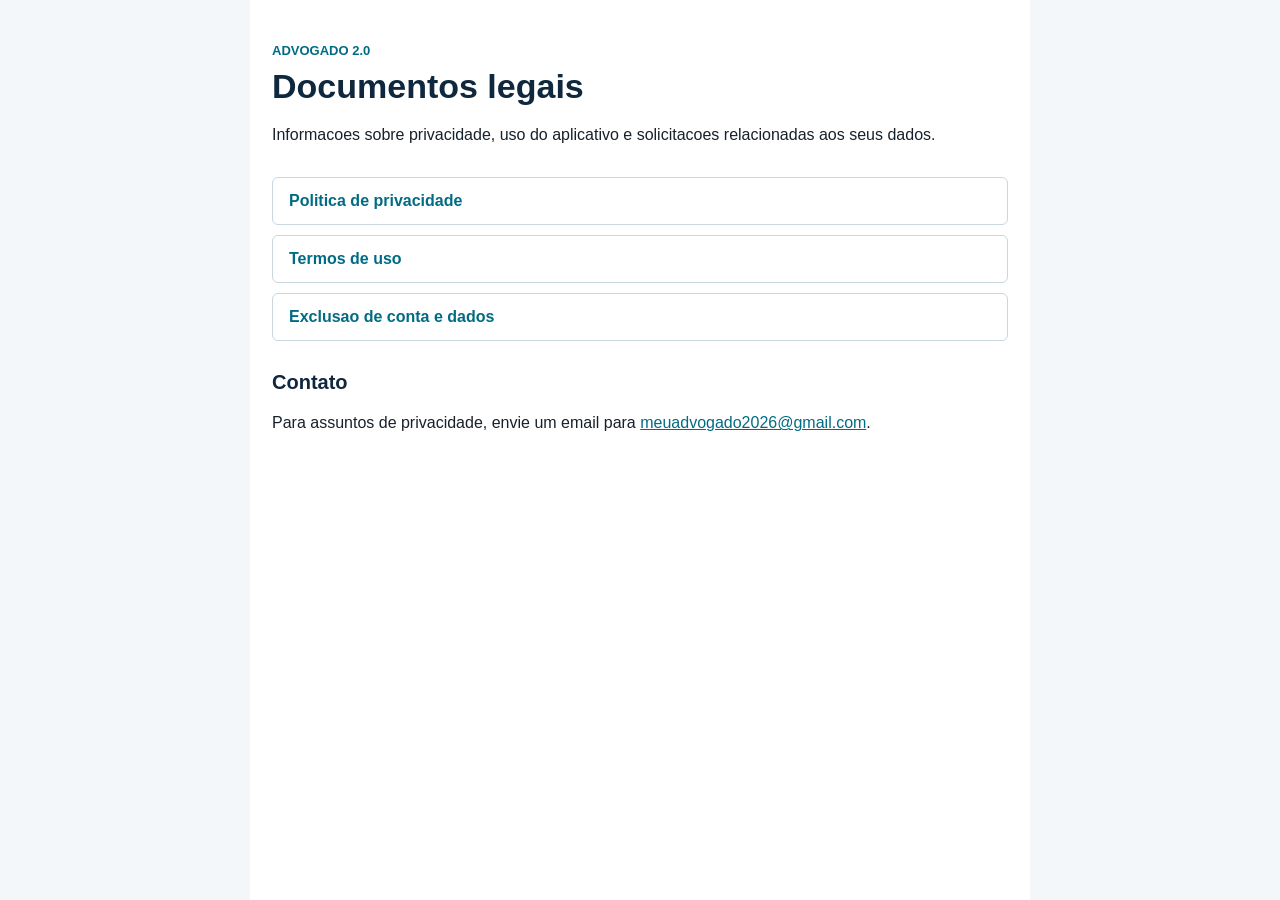
<file: index.html>
<!doctype html>
<html lang="pt-BR">
  <head>
    <meta charset="utf-8">
    <meta name="viewport" content="width=device-width, initial-scale=1">
    <title>Advogado 2.0 - Documentos legais</title>
    <link rel="stylesheet" href="styles.css">
  </head>
  <body>
    <main>
      <header>
        <p class="eyebrow">Advogado 2.0</p>
        <h1>Documentos legais</h1>
        <p>Informacoes sobre privacidade, uso do aplicativo e solicitacoes relacionadas aos seus dados.</p>
      </header>
      <nav aria-label="Documentos legais">
        <a href="privacidade.html">Politica de privacidade</a>
        <a href="termos.html">Termos de uso</a>
        <a href="exclusao-de-dados.html">Exclusao de conta e dados</a>
      </nav>
      <section>
        <h2>Contato</h2>
        <p>Para assuntos de privacidade, envie um email para <a href="mailto:meuadvogado2026@gmail.com">meuadvogado2026@gmail.com</a>.</p>
      </section>
    </main>
  </body>
</html>
</file>
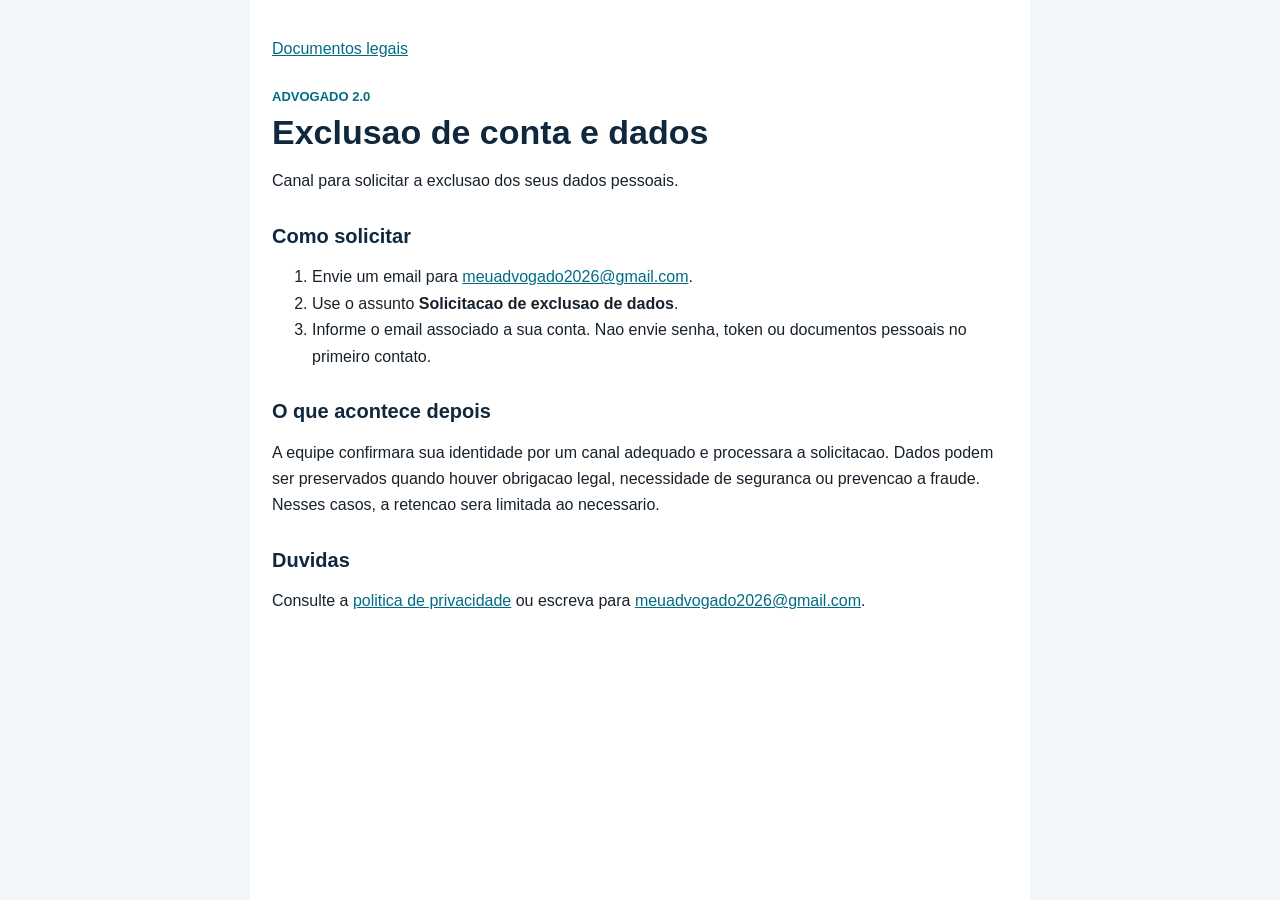
<file: exclusao-de-dados.html>
<!doctype html>
<html lang="pt-BR">
  <head>
    <meta charset="utf-8">
    <meta name="viewport" content="width=device-width, initial-scale=1">
    <title>Exclusao de conta e dados - Advogado 2.0</title>
    <link rel="stylesheet" href="styles.css">
  </head>
  <body>
    <main>
      <a class="back" href="index.html">Documentos legais</a>
      <header>
        <p class="eyebrow">Advogado 2.0</p>
        <h1>Exclusao de conta e dados</h1>
        <p>Canal para solicitar a exclusao dos seus dados pessoais.</p>
      </header>
      <section>
        <h2>Como solicitar</h2>
        <ol>
          <li>Envie um email para <a href="mailto:meuadvogado2026@gmail.com?subject=Solicitacao%20de%20exclusao%20de%20dados">meuadvogado2026@gmail.com</a>.</li>
          <li>Use o assunto <strong>Solicitacao de exclusao de dados</strong>.</li>
          <li>Informe o email associado a sua conta. Nao envie senha, token ou documentos pessoais no primeiro contato.</li>
        </ol>
      </section>
      <section>
        <h2>O que acontece depois</h2>
        <p>A equipe confirmara sua identidade por um canal adequado e processara a solicitacao. Dados podem ser preservados quando houver obrigacao legal, necessidade de seguranca ou prevencao a fraude. Nesses casos, a retencao sera limitada ao necessario.</p>
      </section>
      <section>
        <h2>Duvidas</h2>
        <p>Consulte a <a href="privacidade.html">politica de privacidade</a> ou escreva para <a href="mailto:meuadvogado2026@gmail.com">meuadvogado2026@gmail.com</a>.</p>
      </section>
    </main>
  </body>
</html>
</file>
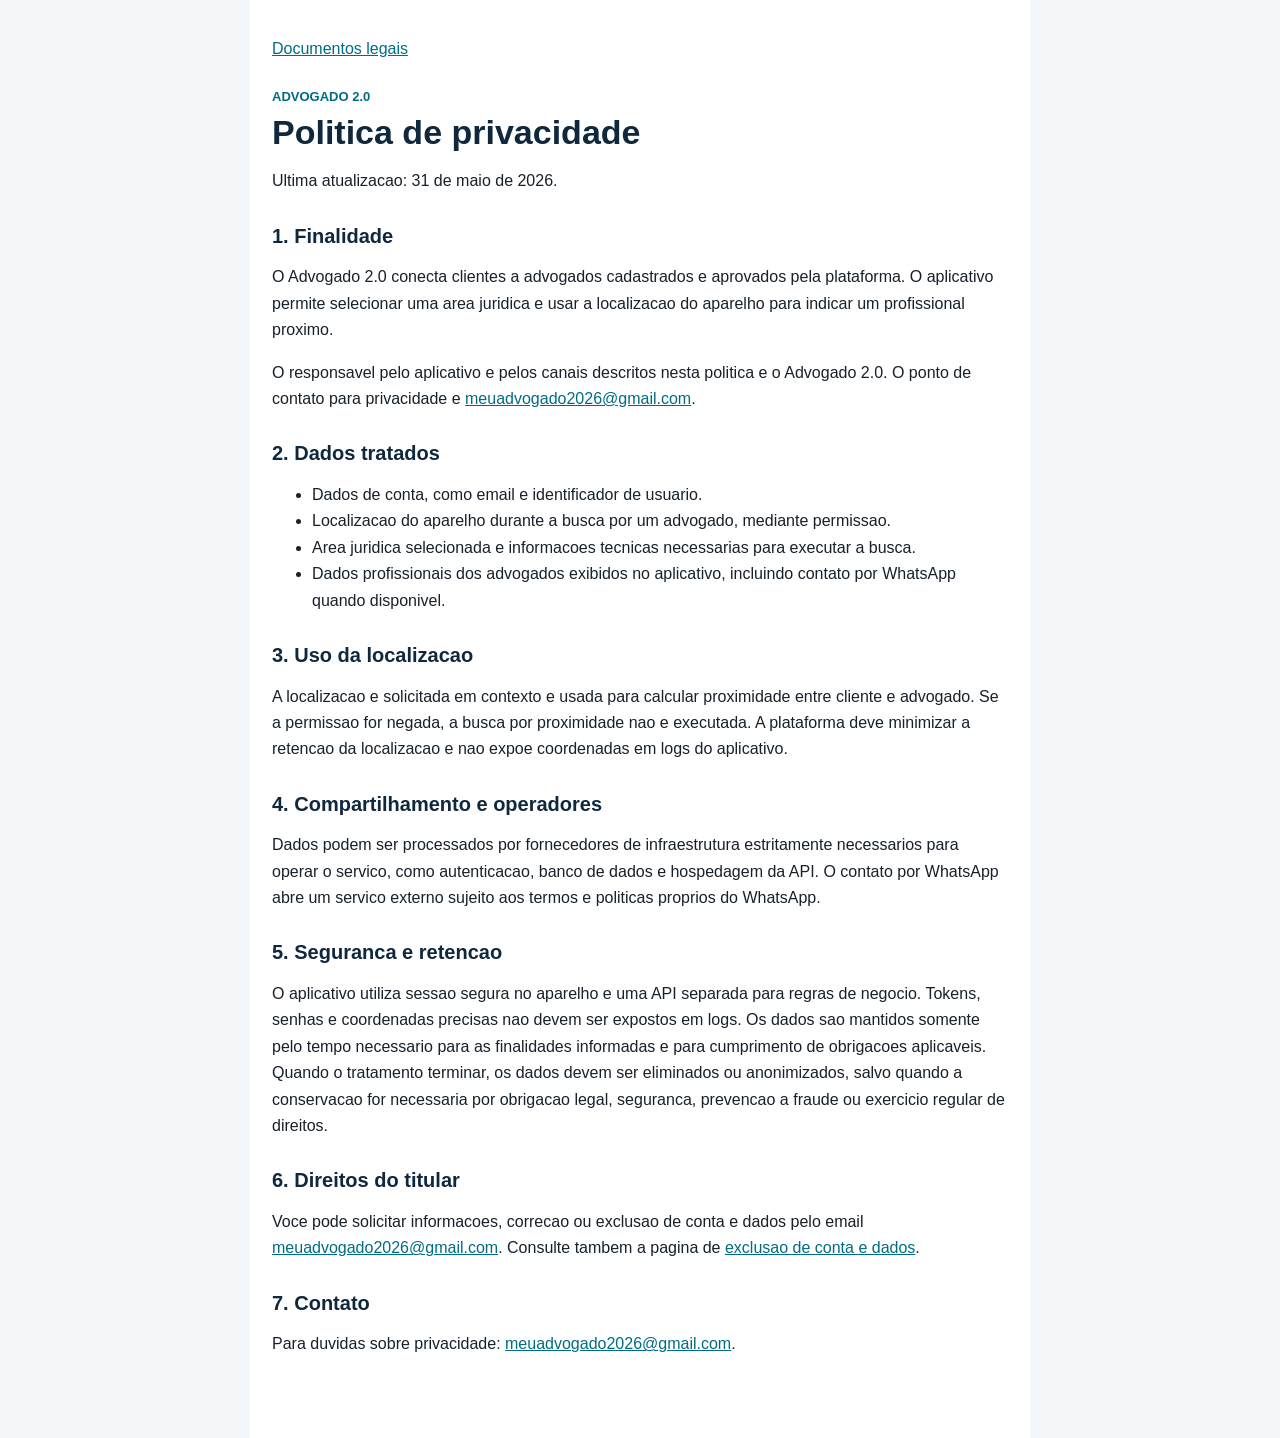
<file: privacidade.html>
<!doctype html>
<html lang="pt-BR">
  <head>
    <meta charset="utf-8">
    <meta name="viewport" content="width=device-width, initial-scale=1">
    <title>Politica de privacidade - Advogado 2.0</title>
    <link rel="stylesheet" href="styles.css">
  </head>
  <body>
    <main>
      <a class="back" href="index.html">Documentos legais</a>
      <header>
        <p class="eyebrow">Advogado 2.0</p>
        <h1>Politica de privacidade</h1>
        <p>Ultima atualizacao: 31 de maio de 2026.</p>
      </header>
      <section>
        <h2>1. Finalidade</h2>
        <p>O Advogado 2.0 conecta clientes a advogados cadastrados e aprovados pela plataforma. O aplicativo permite selecionar uma area juridica e usar a localizacao do aparelho para indicar um profissional proximo.</p>
        <p>O responsavel pelo aplicativo e pelos canais descritos nesta politica e o Advogado 2.0. O ponto de contato para privacidade e <a href="mailto:meuadvogado2026@gmail.com">meuadvogado2026@gmail.com</a>.</p>
      </section>
      <section>
        <h2>2. Dados tratados</h2>
        <ul>
          <li>Dados de conta, como email e identificador de usuario.</li>
          <li>Localizacao do aparelho durante a busca por um advogado, mediante permissao.</li>
          <li>Area juridica selecionada e informacoes tecnicas necessarias para executar a busca.</li>
          <li>Dados profissionais dos advogados exibidos no aplicativo, incluindo contato por WhatsApp quando disponivel.</li>
        </ul>
      </section>
      <section>
        <h2>3. Uso da localizacao</h2>
        <p>A localizacao e solicitada em contexto e usada para calcular proximidade entre cliente e advogado. Se a permissao for negada, a busca por proximidade nao e executada. A plataforma deve minimizar a retencao da localizacao e nao expoe coordenadas em logs do aplicativo.</p>
      </section>
      <section>
        <h2>4. Compartilhamento e operadores</h2>
        <p>Dados podem ser processados por fornecedores de infraestrutura estritamente necessarios para operar o servico, como autenticacao, banco de dados e hospedagem da API. O contato por WhatsApp abre um servico externo sujeito aos termos e politicas proprios do WhatsApp.</p>
      </section>
      <section>
        <h2>5. Seguranca e retencao</h2>
        <p>O aplicativo utiliza sessao segura no aparelho e uma API separada para regras de negocio. Tokens, senhas e coordenadas precisas nao devem ser expostos em logs. Os dados sao mantidos somente pelo tempo necessario para as finalidades informadas e para cumprimento de obrigacoes aplicaveis. Quando o tratamento terminar, os dados devem ser eliminados ou anonimizados, salvo quando a conservacao for necessaria por obrigacao legal, seguranca, prevencao a fraude ou exercicio regular de direitos.</p>
      </section>
      <section>
        <h2>6. Direitos do titular</h2>
        <p>Voce pode solicitar informacoes, correcao ou exclusao de conta e dados pelo email <a href="mailto:meuadvogado2026@gmail.com">meuadvogado2026@gmail.com</a>. Consulte tambem a pagina de <a href="exclusao-de-dados.html">exclusao de conta e dados</a>.</p>
      </section>
      <section>
        <h2>7. Contato</h2>
        <p>Para duvidas sobre privacidade: <a href="mailto:meuadvogado2026@gmail.com">meuadvogado2026@gmail.com</a>.</p>
      </section>
    </main>
  </body>
</html>
</file>
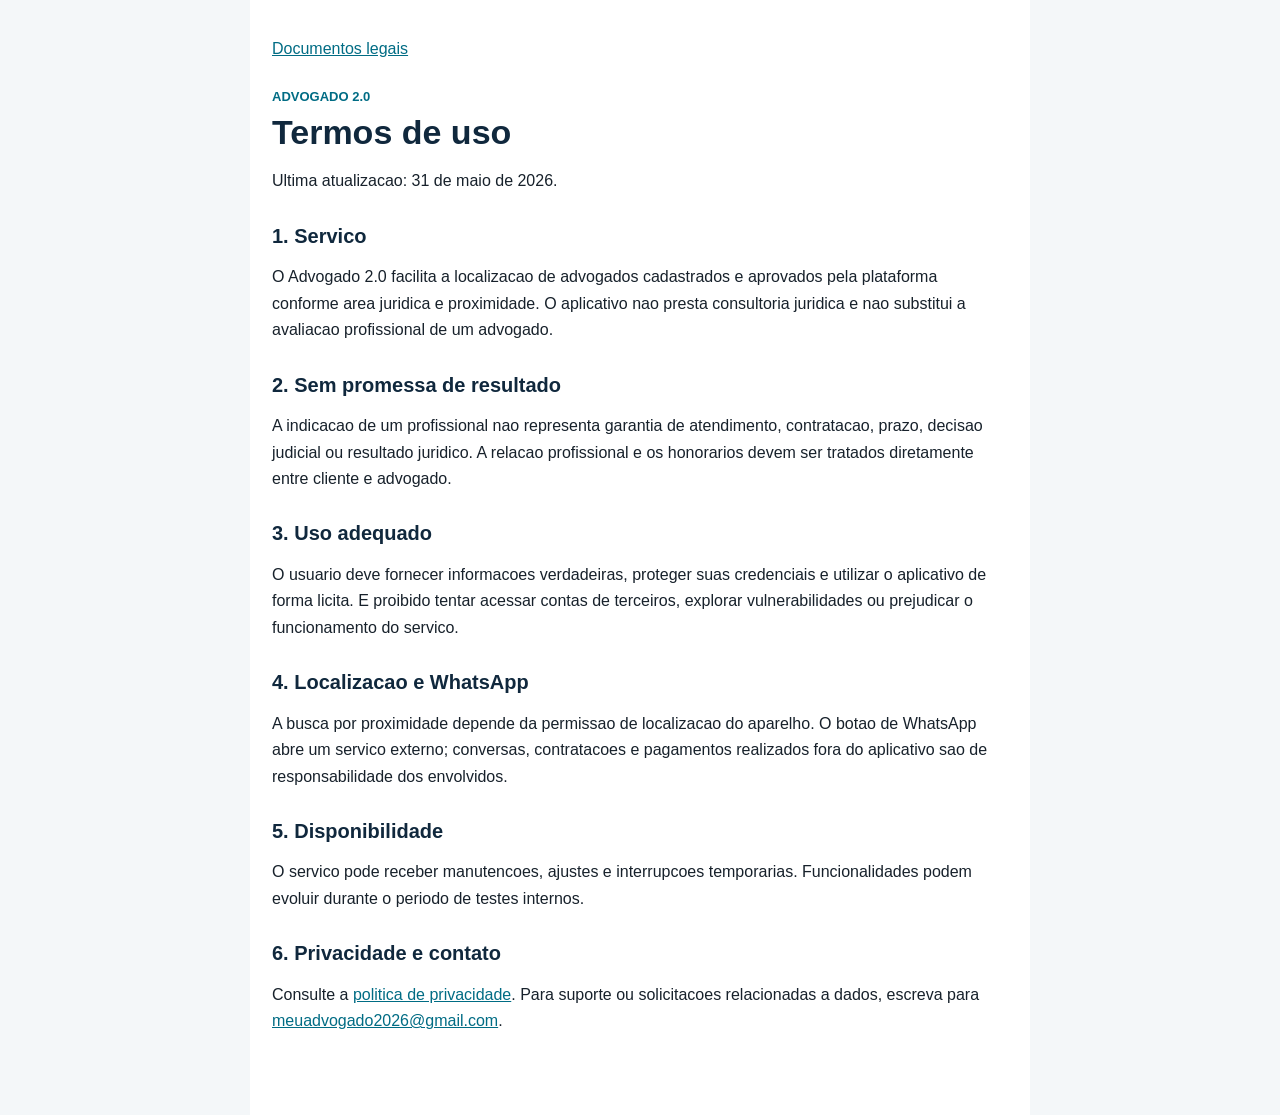
<file: termos.html>
<!doctype html>
<html lang="pt-BR">
  <head>
    <meta charset="utf-8">
    <meta name="viewport" content="width=device-width, initial-scale=1">
    <title>Termos de uso - Advogado 2.0</title>
    <link rel="stylesheet" href="styles.css">
  </head>
  <body>
    <main>
      <a class="back" href="index.html">Documentos legais</a>
      <header>
        <p class="eyebrow">Advogado 2.0</p>
        <h1>Termos de uso</h1>
        <p>Ultima atualizacao: 31 de maio de 2026.</p>
      </header>
      <section>
        <h2>1. Servico</h2>
        <p>O Advogado 2.0 facilita a localizacao de advogados cadastrados e aprovados pela plataforma conforme area juridica e proximidade. O aplicativo nao presta consultoria juridica e nao substitui a avaliacao profissional de um advogado.</p>
      </section>
      <section>
        <h2>2. Sem promessa de resultado</h2>
        <p>A indicacao de um profissional nao representa garantia de atendimento, contratacao, prazo, decisao judicial ou resultado juridico. A relacao profissional e os honorarios devem ser tratados diretamente entre cliente e advogado.</p>
      </section>
      <section>
        <h2>3. Uso adequado</h2>
        <p>O usuario deve fornecer informacoes verdadeiras, proteger suas credenciais e utilizar o aplicativo de forma licita. E proibido tentar acessar contas de terceiros, explorar vulnerabilidades ou prejudicar o funcionamento do servico.</p>
      </section>
      <section>
        <h2>4. Localizacao e WhatsApp</h2>
        <p>A busca por proximidade depende da permissao de localizacao do aparelho. O botao de WhatsApp abre um servico externo; conversas, contratacoes e pagamentos realizados fora do aplicativo sao de responsabilidade dos envolvidos.</p>
      </section>
      <section>
        <h2>5. Disponibilidade</h2>
        <p>O servico pode receber manutencoes, ajustes e interrupcoes temporarias. Funcionalidades podem evoluir durante o periodo de testes internos.</p>
      </section>
      <section>
        <h2>6. Privacidade e contato</h2>
        <p>Consulte a <a href="privacidade.html">politica de privacidade</a>. Para suporte ou solicitacoes relacionadas a dados, escreva para <a href="mailto:meuadvogado2026@gmail.com">meuadvogado2026@gmail.com</a>.</p>
      </section>
    </main>
  </body>
</html>
</file>
<file: styles.css>
:root {
  color-scheme: light;
  font-family: Arial, Helvetica, sans-serif;
  background: #f4f7f9;
  color: #17212b;
}

body {
  margin: 0;
}

main {
  box-sizing: border-box;
  max-width: 780px;
  min-height: 100vh;
  margin: 0 auto;
  padding: 40px 22px 64px;
  background: #ffffff;
}

h1, h2 {
  color: #10283d;
}

h1 {
  margin: 6px 0 12px;
  font-size: 34px;
}

h2 {
  margin-top: 30px;
  font-size: 20px;
}

p, li {
  line-height: 1.65;
}

a {
  color: #006c84;
}

nav {
  display: grid;
  gap: 10px;
  margin: 28px 0;
}

nav a {
  padding: 14px 16px;
  border: 1px solid #c9d7df;
  border-radius: 6px;
  text-decoration: none;
  font-weight: 700;
}

.eyebrow {
  margin: 0;
  color: #006c84;
  font-size: 13px;
  font-weight: 700;
  letter-spacing: 0;
  text-transform: uppercase;
}

.back {
  display: inline-block;
  margin-bottom: 28px;
}
</file>
